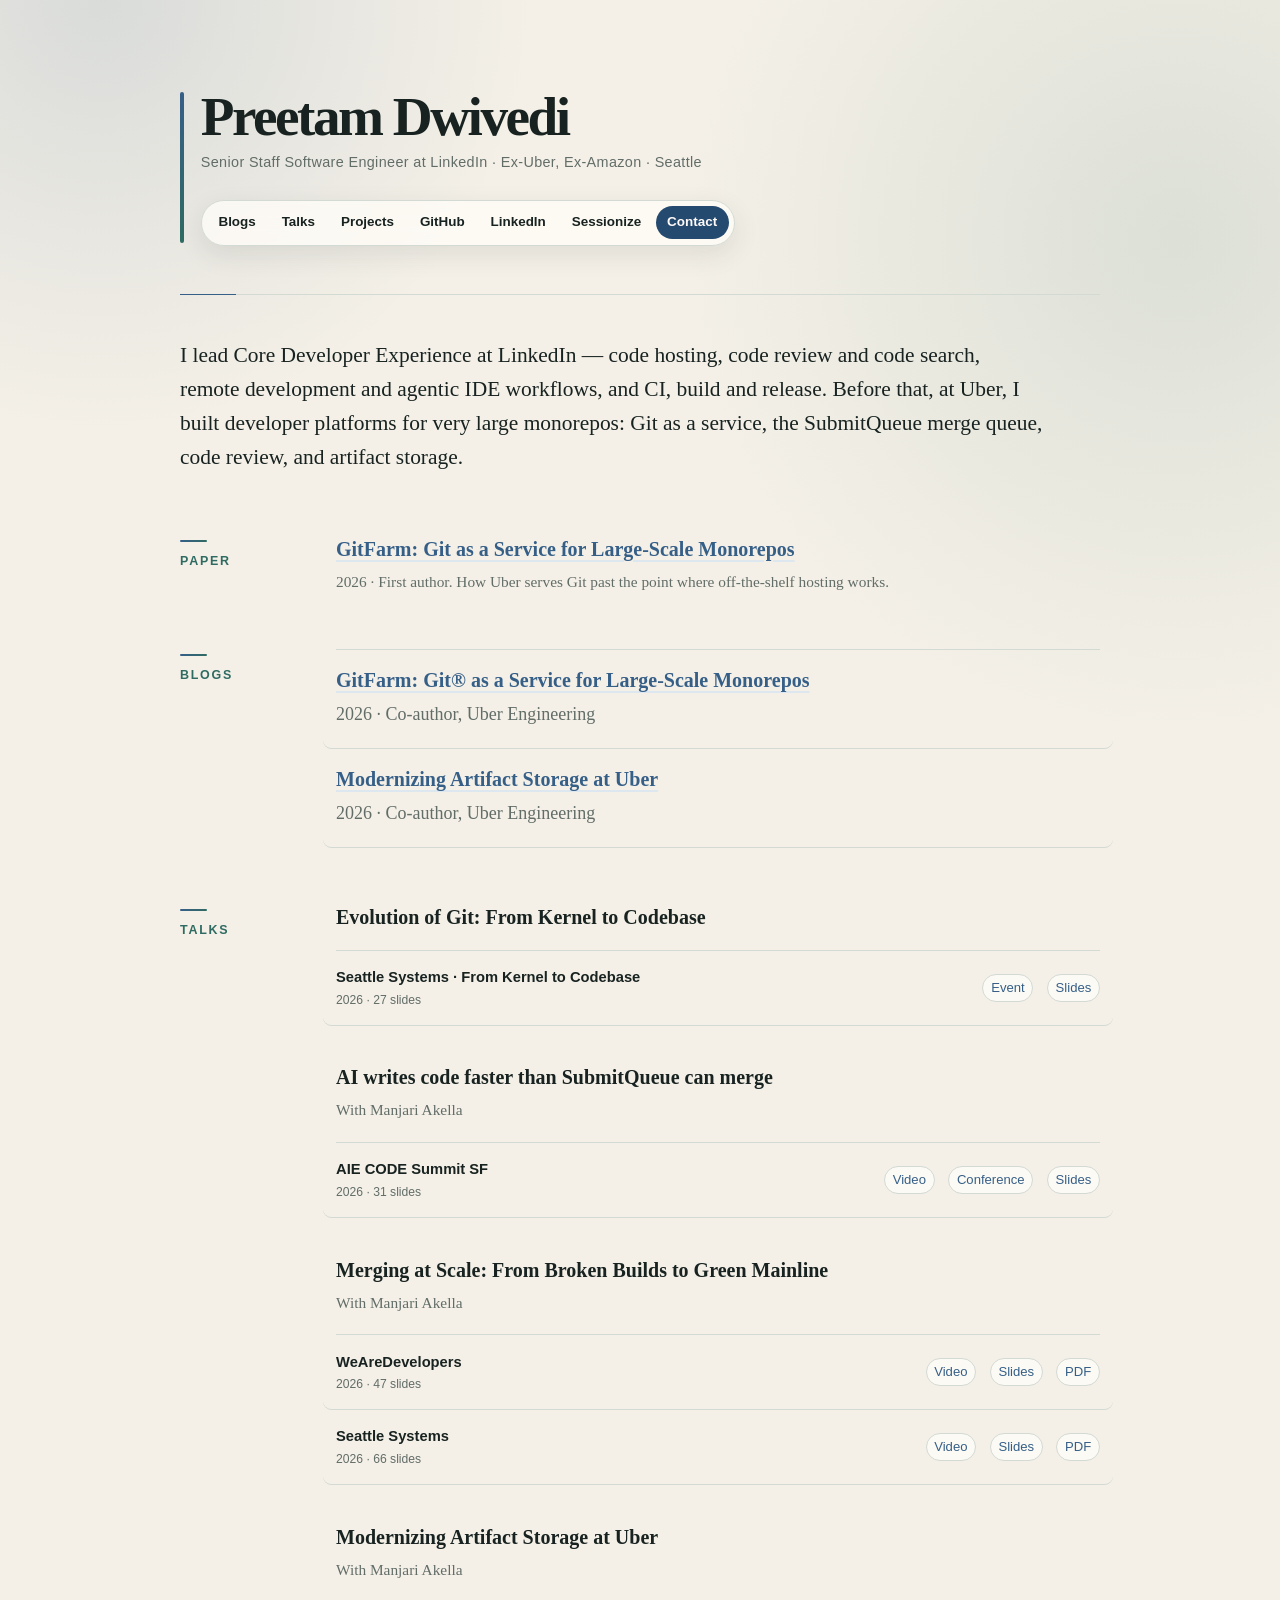
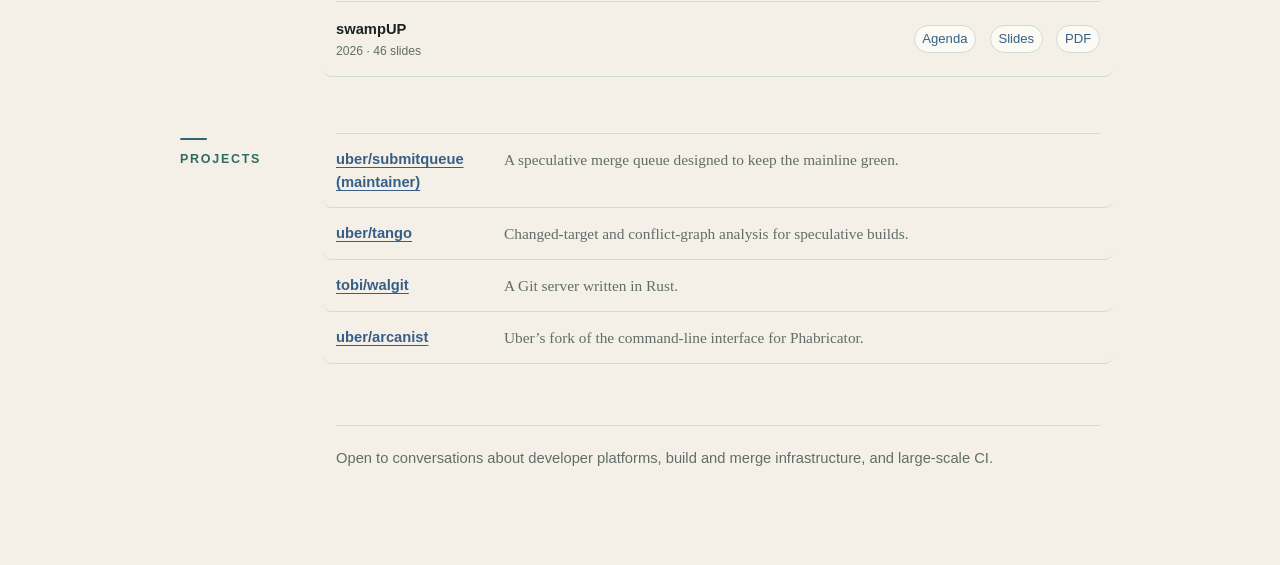
<file: index.html>
<!DOCTYPE html>
<html lang="en">
<head>
  <meta charset="utf-8">
  <meta name="viewport" content="width=device-width, initial-scale=1">
  <title>Preetam Dwivedi</title>
  <meta name="description" content="Senior Staff Software Engineer at LinkedIn, previously Uber and Amazon. Developer platforms for large monorepos — Git, merge queues, code review, and CI.">
  <link rel="canonical" href="https://behinddwalls.github.io/">
  <meta property="og:title" content="Preetam Dwivedi">
  <meta property="og:description" content="Senior Staff Software Engineer at LinkedIn. Developer platforms for large monorepos.">
  <meta property="og:url" content="https://behinddwalls.github.io/">
  <style>
    :root {
      --ink: #182321;
      --muted: #626d68;
      --rule: #d3d9d3;
      --bg: #f4f0e7;
      --paper: #fffdf8;
      --surface: rgb(255 253 248 / 78%);
      --accent: #365f88;
      --accent-strong: #244a70;
      --accent-soft: #dce7f0;
      --secondary: #2f6b62;
      --row-hover: rgb(47 107 98 / 6%);
      --shadow: rgb(35 50 45 / 10%);
      --glow-one: rgb(54 95 136 / 14%);
      --glow-two: rgb(47 107 98 / 12%);
      --on-accent: #fffaf8;
    }

    * { box-sizing: border-box; }

    html { color-scheme: light; }

    body {
      min-height: 100vh;
      margin: 0;
      background:
        radial-gradient(circle at 8% 0%, var(--glow-one), transparent 27rem),
        radial-gradient(circle at 92% 11%, var(--glow-two), transparent 31rem),
        var(--bg);
      color: var(--ink);
      font: 18px/1.55 "Iowan Old Style", "Palatino Linotype", Palatino, "Book Antiqua", Georgia, serif;
    }

    main {
      max-width: 62rem;
      margin: 0 auto;
      padding: 5.5rem 2.25rem 6rem;
    }

    header {
      position: relative;
      padding-left: 1.3rem;
    }

    header::before {
      position: absolute;
      top: 0.25rem;
      bottom: 0.15rem;
      left: 0;
      width: 0.24rem;
      border-radius: 999px;
      background: linear-gradient(var(--accent), var(--secondary));
      content: "";
    }

    header p {
      margin: 0.35rem 0 0;
      color: var(--muted);
      font-family: -apple-system, BlinkMacSystemFont, "Segoe UI", Helvetica, Arial, sans-serif;
      font-size: 0.9rem;
      letter-spacing: 0.025em;
    }

    h1 {
      margin: 0;
      font-size: clamp(2.45rem, 7vw, 3.45rem);
      font-weight: 600;
      letter-spacing: -0.045em;
      line-height: 1.04;
    }

    nav {
      display: inline-flex;
      flex-wrap: wrap;
      gap: 0.18rem;
      max-width: 100%;
      margin: 1.65rem 0 0;
      padding: 0.32rem;
      border: 1px solid var(--rule);
      border-radius: 999px;
      background: var(--surface);
      box-shadow: 0 0.55rem 1.6rem var(--shadow);
      font-family: -apple-system, BlinkMacSystemFont, "Segoe UI", Helvetica, Arial, sans-serif;
      font-size: 0.84rem;
      backdrop-filter: blur(12px);
    }

    a {
      color: var(--accent);
      text-underline-offset: 0.18em;
    }

    a:hover { color: var(--secondary); }

    nav a {
      padding: 0.4rem 0.72rem;
      border-radius: 999px;
      color: var(--ink);
      font-weight: 550;
      text-decoration: none;
      transition: color 150ms ease, background 150ms ease, transform 150ms ease;
    }

    nav a:hover {
      background: var(--accent-soft);
      color: var(--accent-strong);
      transform: translateY(-1px);
    }

    nav #contact-link {
      background: var(--accent-strong);
      color: var(--on-accent);
    }

    nav #contact-link:hover {
      background: var(--secondary);
      color: var(--on-accent);
    }

    a:focus-visible,
    button:focus-visible {
      outline: 2px solid var(--secondary);
      outline-offset: 3px;
    }

    hr {
      height: 1px;
      border: 0;
      margin: 3rem 0 2.8rem;
      background: linear-gradient(to right, var(--accent) 0 3.5rem, var(--rule) 3.5rem 100%);
    }

    p { margin: 0 0 1rem; }

    .lede {
      max-width: 54rem;
      margin-bottom: 3.8rem;
      font-size: clamp(1.16rem, 2.25vw, 1.34rem);
      line-height: 1.58;
    }

    h2 {
      margin: 0;
      padding-top: 0.28rem;
      font-size: 0.78rem;
      font-weight: 600;
      letter-spacing: 0.14em;
      text-transform: uppercase;
      color: var(--secondary);
      font-family: -apple-system, BlinkMacSystemFont, "Segoe UI", Helvetica, Arial, sans-serif;
    }

    h3 {
      margin: 0 0 0.5rem;
      font-size: 1.25rem;
      line-height: 1.3;
      font-weight: 600;
    }

    h3 a {
      text-decoration-color: var(--accent-soft);
      text-decoration-thickness: 0.12em;
      transition: color 150ms ease, text-decoration-color 150ms ease;
    }

    h3 a:hover { text-decoration-color: var(--secondary); }

    section {
      display: grid;
      grid-template-columns: 7.5rem minmax(0, 1fr);
      gap: 0 2.25rem;
      margin-bottom: 3.5rem;
    }

    section > h2 {
      grid-column: 1;
    }

    section > h2::before {
      display: block;
      width: 1.7rem;
      height: 2px;
      margin: 0 0 0.62rem;
      border-radius: 999px;
      background: linear-gradient(to right, var(--accent), var(--secondary));
      content: "";
    }

    .section-body {
      grid-column: 2;
      min-width: 0;
    }

    .section-body > :last-child { margin-bottom: 0; }

    .item-note {
      color: var(--muted);
      font-size: 0.96rem;
    }

    .talk-events {
      margin: 1.25rem 0 0;
      padding: 0;
      border-top: 1px solid var(--rule);
      list-style: none;
      font-family: -apple-system, BlinkMacSystemFont, "Segoe UI", Helvetica, Arial, sans-serif;
    }

    .talk + .talk { margin-top: 2.4rem; }

    .talk-event {
      display: grid;
      grid-template-columns: minmax(0, 1fr) auto;
      align-items: center;
      gap: 0.7rem 1rem;
      margin: 0 -0.8rem;
      padding: 0.95rem 0.8rem;
      border-bottom: 1px solid var(--rule);
      border-radius: 0.55rem;
      transition: background 150ms ease, box-shadow 150ms ease;
    }

    .talk-event:hover,
    .item:hover,
    .project-links li:hover {
      background: var(--row-hover);
      box-shadow: inset 3px 0 var(--accent);
    }

    .talk-event strong {
      display: block;
      font-size: 0.92rem;
      font-weight: 600;
    }

    .talk-event small {
      display: block;
      margin-top: 0.12rem;
      color: var(--muted);
      font-size: 0.76rem;
    }

    .talk-event-links {
      display: flex;
      flex-wrap: wrap;
      justify-content: flex-end;
      gap: 0.5rem 0.85rem;
      font-size: 0.82rem;
      white-space: nowrap;
    }

    .talk-event-links a {
      padding: 0.18rem 0.48rem;
      border: 1px solid var(--rule);
      border-radius: 999px;
      background: var(--surface);
      text-decoration: none;
      transition: border-color 150ms ease, color 150ms ease, background 150ms ease;
    }

    .talk-event-links a:hover {
      border-color: var(--secondary);
      background: var(--paper);
    }

    .item-list {
      border-top: 1px solid var(--rule);
    }

    .item {
      margin: 0 -0.8rem;
      padding: 1.05rem 0.8rem 0.2rem;
      border-bottom: 1px solid var(--rule);
      border-radius: 0.55rem;
      transition: background 150ms ease, box-shadow 150ms ease;
    }

    .item p { color: var(--muted); }

    .project-links {
      margin: 0;
      padding: 0;
      border-top: 1px solid var(--rule);
      list-style: none;
    }

    .project-links li {
      display: grid;
      grid-template-columns: 9.5rem minmax(0, 1fr);
      gap: 1rem;
      margin: 0 -0.8rem;
      padding: 0.85rem 0.8rem;
      border-bottom: 1px solid var(--rule);
      border-radius: 0.55rem;
      transition: background 150ms ease, box-shadow 150ms ease;
    }

    .project-links a {
      font-family: -apple-system, BlinkMacSystemFont, "Segoe UI", Helvetica, Arial, sans-serif;
      font-size: 0.92rem;
      font-weight: 600;
    }

    .project-links span {
      color: var(--muted);
      font-size: 0.96rem;
    }

    .contact-dialog {
      width: min(46rem, calc(100% - 2rem));
      height: min(50rem, calc(100vh - 2rem));
      height: min(50rem, calc(100dvh - 2rem));
      margin: auto;
      padding: 0;
      overflow: hidden;
      border: 1px solid var(--rule);
      border-radius: 1rem;
      background: var(--paper);
      color: var(--ink);
      box-shadow: 0 1.2rem 4rem rgb(0 0 0 / 25%);
    }

    .contact-dialog[open] {
      display: grid;
      grid-template-rows: auto minmax(0, 1fr);
    }

    .contact-dialog::backdrop {
      background: rgb(20 18 14 / 65%);
      backdrop-filter: blur(2px);
    }

    .contact-dialog-header {
      display: flex;
      align-items: center;
      gap: 1rem;
      padding: 0.8rem 1rem;
      border-bottom: 1px solid var(--rule);
      background: var(--surface);
      font-family: -apple-system, BlinkMacSystemFont, "Segoe UI", Helvetica, Arial, sans-serif;
      font-size: 0.86rem;
    }

    .contact-dialog-header strong { margin-right: auto; }

    .contact-dialog-close {
      padding: 0;
      border: 0;
      background: transparent;
      color: var(--accent);
      font: inherit;
      text-decoration: underline;
      text-underline-offset: 0.18em;
      cursor: pointer;
    }

    .contact-dialog-close:hover { color: var(--ink); }

    .contact-frame {
      width: 100%;
      height: 100%;
      border: 0;
      background: #fff;
    }

    @media (max-width: 44rem) {
      main { padding: 3.5rem 1.35rem 4rem; }

      header { padding-left: 1rem; }

      nav {
        justify-content: center;
        border-radius: 1rem;
      }

      .lede { margin-bottom: 2.6rem; }

      section {
        display: block;
        margin-bottom: 2.6rem;
      }

      section > h2 {
        display: flex;
        align-items: center;
        gap: 0.6rem;
        margin-bottom: 0.7rem;
        padding-top: 0;
      }

      section > h2::before { margin: 0; }
    }

    @media (max-width: 34rem) {
      .talk-event {
        grid-template-columns: 1fr;
        gap: 0.5rem;
      }

      .talk-event-links { justify-content: flex-start; }

      .project-links li {
        grid-template-columns: 1fr;
        gap: 0.25rem;
      }
    }

    footer {
      margin: 3.8rem 0 0 9.75rem;
      padding: 1.3rem 0 0;
      border-top: 1px solid var(--rule);
      color: var(--muted);
      font-family: -apple-system, BlinkMacSystemFont, "Segoe UI", Helvetica, Arial, sans-serif;
      font-size: 0.92rem;
    }

    @media (max-width: 44rem) {
      footer { margin-left: 0; }
    }

    @media (prefers-color-scheme: dark) {
      :root {
        --ink: #edf2ee;
        --muted: #a9b3ad;
        --rule: #37443f;
        --bg: #111815;
        --paper: #19221f;
        --surface: rgb(25 34 31 / 80%);
        --accent: #88b4dc;
        --accent-strong: #6f9fcb;
        --accent-soft: rgb(136 180 220 / 15%);
        --secondary: #7bb8ac;
        --row-hover: rgb(123 184 172 / 8%);
        --shadow: rgb(0 0 0 / 28%);
        --glow-one: rgb(136 180 220 / 11%);
        --glow-two: rgb(123 184 172 / 10%);
        --on-accent: #09151e;
      }

      html { color-scheme: dark; }
    }
  </style>
</head>
<body>
  <main>
    <header>
      <h1>Preetam Dwivedi</h1>
      <p>Senior Staff Software Engineer at LinkedIn · Ex-Uber, Ex-Amazon · Seattle</p>
      <nav>
        <a href="#blogs">Blogs</a>
        <a href="#talks">Talks</a>
        <a href="#projects">Projects</a>
        <a href="https://github.com/behinddwalls" target="_blank" rel="noopener">GitHub</a>
        <a href="https://www.linkedin.com/in/behinddwalls/" target="_blank" rel="noopener">LinkedIn</a>
        <a href="https://sessionize.com/behinddwalls/" target="_blank" rel="noopener">Sessionize</a>
        <a id="contact-link" href="https://docs.google.com/forms/d/e/1FAIpQLSdo54nPDOGMVUVlW6gkXtczBYxrKqrJkyEnIz-Y_3MU12BcZg/viewform" target="_blank" rel="noopener" aria-haspopup="dialog" aria-controls="contact-dialog">Contact</a>
      </nav>
    </header>

    <hr>

    <p class="lede">I lead Core Developer Experience at LinkedIn — code hosting, code review and code search, remote development and agentic IDE workflows, and CI, build and release. Before that, at Uber, I built developer platforms for very large monorepos: Git as a service, the SubmitQueue merge queue, code review, and artifact storage.</p>

    <section>
      <h2>Paper</h2>
      <div class="section-body">
        <h3><a href="https://arxiv.org/abs/2604.11977">GitFarm: Git as a Service for Large-Scale Monorepos</a></h3>
        <p class="item-note">2026 · First author. How Uber serves Git past the point where off-the-shelf hosting works.</p>
      </div>
    </section>

    <section id="blogs">
      <h2>Blogs</h2>
      <div class="section-body item-list">
        <article class="item">
          <h3><a href="https://www.uber.com/us/en/blog/gitfarm-as-a-service/">GitFarm: Git® as a Service for Large-Scale Monorepos</a></h3>
          <p>2026 · Co-author, Uber Engineering</p>
        </article>
        <article class="item">
          <h3><a href="https://www.uber.com/us/en/blog/modernizing-artifact-storage/">Modernizing Artifact Storage at Uber</a></h3>
          <p>2026 · Co-author, Uber Engineering</p>
        </article>
      </div>
    </section>

    <section id="talks">
      <h2>Talks</h2>
      <div class="section-body">
        <article class="talk">
          <h3>Evolution of Git: From Kernel to Codebase</h3>
          <ul class="talk-events">
            <li class="talk-event">
              <div>
                <strong>Seattle Systems · From Kernel to Codebase</strong>
                <small>2026 · 27 slides</small>
              </div>
              <div class="talk-event-links">
                <a href="https://luma.com/h2ronbs4" target="_blank" rel="noopener">Event</a>
                <a href="slides/evolution-of-git/index.html">Slides</a>
              </div>
            </li>
          </ul>
        </article>

        <article class="talk">
          <h3>AI writes code faster than SubmitQueue can merge</h3>
          <p class="item-note">With Manjari Akella</p>
          <ul class="talk-events">
            <li class="talk-event">
              <div>
                <strong>AIE CODE Summit SF</strong>
                <small>2026 · 31 slides</small>
              </div>
              <div class="talk-event-links">
                <a href="https://www.youtube.com/watch?v=hX140a5klW0" target="_blank" rel="noopener">Video</a>
                <a href="https://ai.engineer/code/2026" target="_blank" rel="noopener">Conference</a>
                <a href="slides/merging-at-ai-scale/index.html">Slides</a>
              </div>
            </li>
          </ul>
        </article>

        <article class="talk">
          <h3>Merging at Scale: From Broken Builds to Green Mainline</h3>
          <p class="item-note">With Manjari Akella</p>
          <ul class="talk-events">
            <li class="talk-event">
              <div>
                <strong>WeAreDevelopers</strong>
                <small>2026 · 47 slides</small>
              </div>
              <div class="talk-event-links">
                <a href="https://www.youtube.com/watch?v=mPssttsZknY&amp;t=144s" target="_blank" rel="noopener">Video</a>
                <a href="slides/merging-at-scale/index.html">Slides</a>
                <a href="slides/%28WAD%29%20Merging%20at%20Scale_%20From%20Broken%20Builds%20to%20Green%20Mainline.pdf">PDF</a>
              </div>
            </li>
            <li class="talk-event">
              <div>
                <strong>Seattle Systems</strong>
                <small>2026 · 66 slides</small>
              </div>
              <div class="talk-event-links">
                <a href="https://www.youtube.com/watch?v=O4sCvZAMC9w" target="_blank" rel="noopener">Video</a>
                <a href="slides/merging-at-scale/index.html?deck=extended">Slides</a>
                <a href="slides/%28v2%29%20Merging%20at%20Scale_%20From%20Broken%20Builds%20to%20Green%20Mainline.pdf">PDF</a>
              </div>
            </li>
          </ul>
        </article>

        <article class="talk">
          <h3>Modernizing Artifact Storage at Uber</h3>
          <p class="item-note">With Manjari Akella</p>
          <ul class="talk-events">
            <li class="talk-event">
              <div>
                <strong>swampUP</strong>
                <small>2026 · 46 slides</small>
              </div>
              <div class="talk-event-links">
                <a href="https://swampup.jfrog.com/agenda/" target="_blank" rel="noopener">Agenda</a>
                <a href="slides/modernizing-artifact-storage/index.html">Slides</a>
                <a href="slides/Modernizing%20Artifact%20Storage%20at%20Uber.pdf">PDF</a>
              </div>
            </li>
          </ul>
        </article>
      </div>
    </section>

    <section id="projects">
      <h2>Projects</h2>
      <ul class="section-body project-links">
        <li>
          <a href="https://github.com/uber/submitqueue">uber/submitqueue (maintainer)</a>
          <span>A speculative merge queue designed to keep the mainline green.</span>
        </li>
        <li>
          <a href="https://github.com/uber/tango">uber/tango</a>
          <span>Changed-target and conflict-graph analysis for speculative builds.</span>
        </li>
        <li>
          <a href="https://github.com/tobi/walgit">tobi/walgit</a>
          <span>A Git server written in Rust.</span>
        </li>
        <li>
          <a href="https://github.com/uber/arcanist">uber/arcanist</a>
          <span>Uber’s fork of the command-line interface for Phabricator.</span>
        </li>
      </ul>
    </section>

    <footer>
      Open to conversations about developer platforms, build and merge infrastructure, and large-scale CI.
    </footer>
  </main>

  <dialog class="contact-dialog" id="contact-dialog" aria-label="Contact Preetam Dwivedi">
    <div class="contact-dialog-header">
      <strong>Contact</strong>
      <a href="https://docs.google.com/forms/d/e/1FAIpQLSdo54nPDOGMVUVlW6gkXtczBYxrKqrJkyEnIz-Y_3MU12BcZg/viewform" target="_blank" rel="noopener">Open in new tab</a>
      <button class="contact-dialog-close" id="contact-close" type="button">Close</button>
    </div>
    <iframe
      class="contact-frame"
      title="Contact Preetam Dwivedi"
      data-src="https://docs.google.com/forms/d/e/1FAIpQLSdo54nPDOGMVUVlW6gkXtczBYxrKqrJkyEnIz-Y_3MU12BcZg/viewform?embedded=true"
      loading="lazy"
    ></iframe>
  </dialog>

  <script>
    const contactLink = document.querySelector("#contact-link");
    const contactDialog = document.querySelector("#contact-dialog");
    const contactClose = document.querySelector("#contact-close");
    const contactFrame = contactDialog.querySelector(".contact-frame");

    contactLink.addEventListener("click", (event) => {
      if (typeof contactDialog.showModal !== "function") return;

      event.preventDefault();
      if (!contactFrame.src) contactFrame.src = contactFrame.dataset.src;
      contactDialog.showModal();
    });

    contactClose.addEventListener("click", () => contactDialog.close());

    contactDialog.addEventListener("click", (event) => {
      if (event.target === contactDialog) contactDialog.close();
    });
  </script>
</body>
</html>
</file>
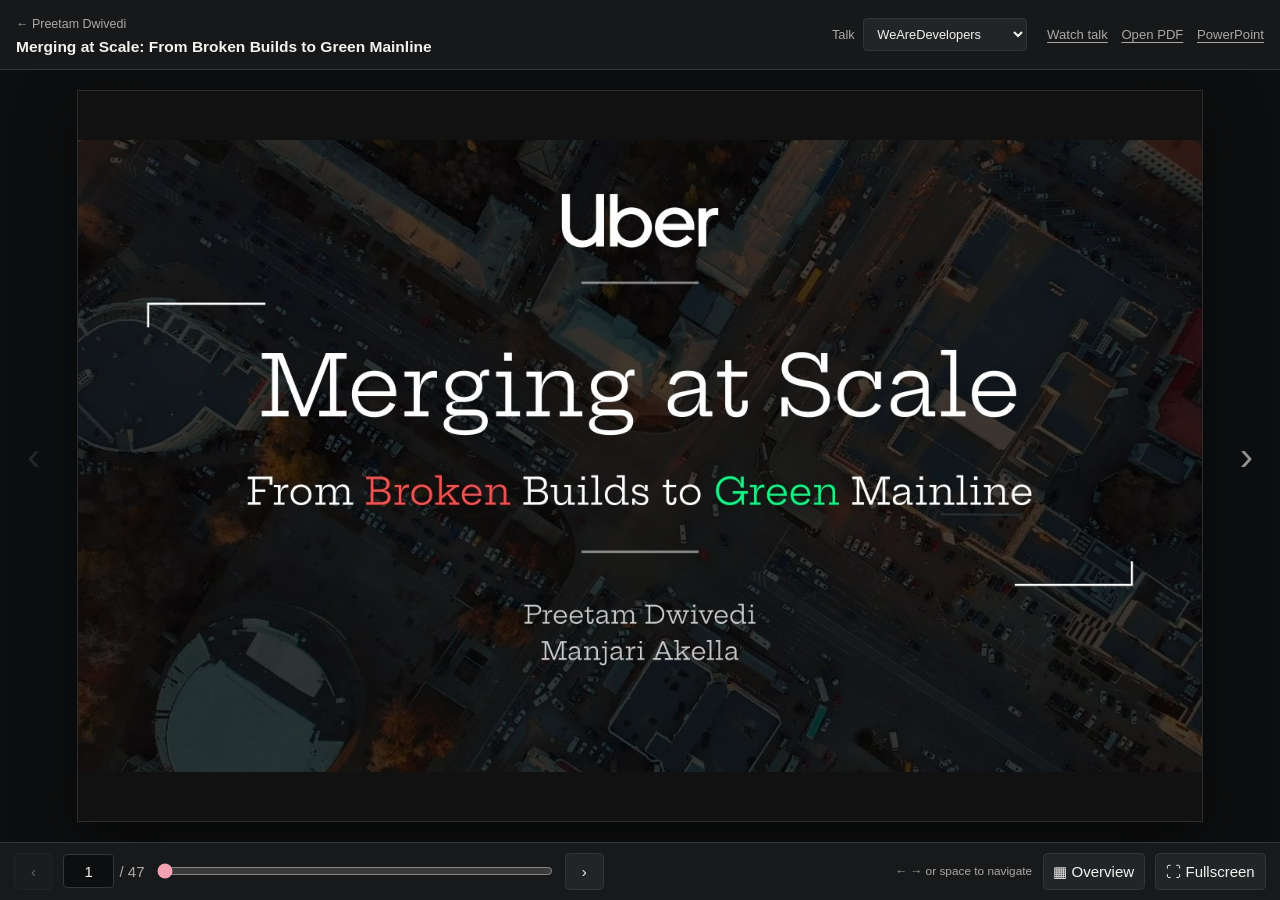
<file: slides/merging-at-scale/index.html>
<!DOCTYPE html>
<html lang="en">
<head>
  <meta charset="utf-8">
  <meta name="viewport" content="width=device-width, initial-scale=1">
  <title>Merging at Scale — Preetam Dwivedi</title>
  <meta name="description" content="Merging at Scale: From Broken Builds to Green Mainline, a presentation by Preetam Dwivedi and Manjari Akella.">
  <link rel="canonical" href="https://behinddwalls.github.io/slides/merging-at-scale/">
  <meta property="og:title" content="Merging at Scale: From Broken Builds to Green Mainline">
  <meta property="og:description" content="A presentation about merge queues, speculative execution, and keeping a large monorepo green.">
  <meta property="og:type" content="article">
  <meta property="og:url" content="https://behinddwalls.github.io/slides/merging-at-scale/">
  <meta property="og:image" content="https://behinddwalls.github.io/slides/merging-at-scale/images/conference/slide-01.jpg">
  <style>
    :root {
      color-scheme: dark;
      --bg: #0d0e0f;
      --panel: #17191b;
      --panel-raised: #222528;
      --ink: #f4f2ed;
      --muted: #aaa9a4;
      --rule: #333639;
      --accent: #f3a1b3;
      --focus: #7cb8ff;
    }

    * { box-sizing: border-box; }

    html,
    body {
      width: 100%;
      height: 100%;
    }

    body {
      display: grid;
      grid-template-rows: auto minmax(0, 1fr) auto;
      margin: 0;
      overflow: hidden;
      background: var(--bg);
      color: var(--ink);
      font: 15px/1.4 -apple-system, BlinkMacSystemFont, "Segoe UI", Helvetica, Arial, sans-serif;
    }

    button,
    select,
    input { font: inherit; }

    a { color: inherit; }

    a:focus-visible,
    button:focus-visible,
    select:focus-visible,
    input:focus-visible {
      outline: 2px solid var(--focus);
      outline-offset: 2px;
    }

    .topbar {
      position: relative;
      z-index: 5;
      display: grid;
      grid-template-columns: minmax(0, 1fr) auto auto;
      align-items: center;
      gap: 0.8rem 1.25rem;
      min-height: 4.4rem;
      padding: 0.65rem 1rem;
      border-bottom: 1px solid var(--rule);
      background: rgb(23 25 27 / 96%);
      backdrop-filter: blur(12px);
    }

    .identity { min-width: 0; }

    .back {
      display: inline-block;
      margin-bottom: 0.12rem;
      color: var(--muted);
      font-size: 0.78rem;
      text-decoration: none;
    }

    .back:hover { color: var(--ink); }

    h1 {
      margin: 0;
      overflow: hidden;
      font-size: 0.97rem;
      font-weight: 600;
      text-overflow: ellipsis;
      white-space: nowrap;
    }

    .edition {
      display: flex;
      align-items: center;
      gap: 0.5rem;
      color: var(--muted);
      font-size: 0.8rem;
    }

    select {
      min-width: 9.4rem;
      padding: 0.42rem 1.8rem 0.42rem 0.6rem;
      border: 1px solid var(--rule);
      border-radius: 0.28rem;
      background: var(--panel-raised);
      color: var(--ink);
    }

    .downloads {
      display: flex;
      gap: 0.85rem;
      font-size: 0.82rem;
    }

    .downloads a {
      color: var(--muted);
      text-underline-offset: 0.2em;
    }

    .downloads a:hover { color: var(--ink); }

    .viewer {
      position: relative;
      min-width: 0;
      min-height: 0;
      overflow: hidden;
    }

    .stage {
      position: absolute;
      inset: 0;
      display: grid;
      place-items: center;
      padding: 1.2rem 4.8rem;
      touch-action: pan-y;
      user-select: none;
    }

    .slide-image {
      display: block;
      max-width: 100%;
      max-height: 100%;
      border: 1px solid rgb(255 255 255 / 12%);
      background: #111;
      box-shadow: 0 1.2rem 3.6rem rgb(0 0 0 / 45%);
      object-fit: contain;
      opacity: 1;
      transition: opacity 120ms ease;
    }

    .slide-shell {
      display: flex;
      align-items: center;
      justify-content: center;
      width: 100%;
      height: 100%;
      min-width: 0;
      min-height: 0;
    }

    .slide-image.is-loading { opacity: 0.48; }

    .side-control {
      position: absolute;
      z-index: 2;
      top: 0;
      bottom: 0;
      width: 4.2rem;
      border: 0;
      background: transparent;
      color: rgb(255 255 255 / 55%);
      cursor: pointer;
      font-size: 2.5rem;
      transition: color 120ms ease, background 120ms ease;
    }

    .side-control:hover:not(:disabled) {
      background: rgb(255 255 255 / 4%);
      color: white;
    }

    .side-control:disabled {
      cursor: default;
      opacity: 0.18;
    }

    .side-control.prev { left: 0; }
    .side-control.next { right: 0; }

    .controls {
      position: relative;
      z-index: 5;
      display: flex;
      align-items: center;
      gap: 0.65rem;
      min-height: 3.65rem;
      padding: 0.55rem 0.9rem;
      border-top: 1px solid var(--rule);
      background: var(--panel);
    }

    .control-button {
      min-width: 2.4rem;
      min-height: 2.35rem;
      padding: 0.38rem 0.62rem;
      border: 1px solid var(--rule);
      border-radius: 0.28rem;
      background: var(--panel-raised);
      color: var(--ink);
      cursor: pointer;
    }

    .control-button:hover:not(:disabled) { border-color: #666a6e; }

    .control-button:disabled {
      cursor: default;
      opacity: 0.35;
    }

    .page-status {
      display: flex;
      align-items: baseline;
      gap: 0.32rem;
      flex: 0 0 auto;
      color: var(--muted);
      font-variant-numeric: tabular-nums;
    }

    .page-number {
      width: 3.2rem;
      padding: 0.35rem 0.25rem;
      border: 1px solid var(--rule);
      border-radius: 0.25rem;
      background: var(--bg);
      color: var(--ink);
      text-align: center;
      appearance: textfield;
    }

    .page-number::-webkit-inner-spin-button,
    .page-number::-webkit-outer-spin-button { appearance: none; }

    .scrubber {
      flex: 1 1 auto;
      min-width: 4rem;
      max-width: 34rem;
      accent-color: var(--accent);
      cursor: pointer;
    }

    .controls-spacer { flex: 1 1 auto; }

    .hint {
      color: var(--muted);
      font-size: 0.74rem;
      white-space: nowrap;
    }

    dialog {
      width: min(92vw, 76rem);
      height: min(88vh, 52rem);
      padding: 0;
      overflow: hidden;
      border: 1px solid #4b4e52;
      border-radius: 0.45rem;
      background: var(--panel);
      color: var(--ink);
      box-shadow: 0 2rem 6rem rgb(0 0 0 / 70%);
    }

    dialog::backdrop {
      background: rgb(0 0 0 / 72%);
      backdrop-filter: blur(4px);
    }

    .overview-header {
      display: flex;
      align-items: center;
      justify-content: space-between;
      gap: 1rem;
      min-height: 3.8rem;
      padding: 0.7rem 1rem;
      border-bottom: 1px solid var(--rule);
    }

    .overview-header h2 {
      margin: 0;
      font-size: 0.95rem;
    }

    .overview-grid {
      display: grid;
      grid-template-columns: repeat(auto-fill, minmax(12rem, 1fr));
      grid-auto-rows: max-content;
      align-content: start;
      gap: 1rem;
      height: calc(100% - 3.8rem);
      padding: 1rem;
      overflow: auto;
    }

    .thumbnail {
      align-self: start;
      padding: 0;
      overflow: hidden;
      border: 2px solid transparent;
      border-radius: 0.24rem;
      background: #0a0a0a;
      color: var(--muted);
      cursor: pointer;
      text-align: left;
    }

    .thumbnail:hover { border-color: #777b80; }
    .thumbnail.current { border-color: var(--accent); }

    .thumbnail img {
      display: block;
      width: 100%;
      aspect-ratio: 16 / 9;
      object-fit: cover;
    }

    .thumbnail span {
      display: block;
      padding: 0.38rem 0.45rem;
      font-size: 0.75rem;
      font-variant-numeric: tabular-nums;
    }

    @media (max-width: 760px) {
      .topbar {
        grid-template-columns: minmax(0, 1fr) auto;
        gap: 0.6rem;
        padding: 0.55rem 0.7rem;
      }

      .edition span { display: none; }

      select {
        min-width: 8.5rem;
        max-width: 42vw;
      }

      .downloads {
        grid-column: 1 / -1;
        padding-top: 0.45rem;
        border-top: 1px solid var(--rule);
      }

      .stage { padding: 0.65rem 2.6rem; }

      .side-control {
        width: 2.5rem;
        font-size: 2rem;
      }

      .controls { gap: 0.25rem; padding-inline: 0.35rem; }
      .hint { display: none; }
      .controls-spacer { display: none; }
      .control-button {
        min-width: 2.2rem;
        padding-inline: 0.42rem;
      }
      .control-button .wide-label { display: none; }
      .page-number { width: 2.4rem; }

      .overview-grid {
        grid-template-columns: repeat(auto-fill, minmax(8.5rem, 1fr));
        gap: 0.65rem;
        padding: 0.65rem;
      }
    }

    @media (prefers-reduced-motion: reduce) {
      .slide-image { transition: none; }
    }
  </style>
</head>
<body>
  <header class="topbar">
    <div class="identity">
      <a class="back" href="../../">← Preetam Dwivedi</a>
      <h1>Merging at Scale: From Broken Builds to Green Mainline</h1>
    </div>
    <label class="edition">
      <span>Talk</span>
      <select id="deckSelect" aria-label="Talk venue">
        <option value="conference">WeAreDevelopers</option>
        <option value="extended">Seattle Systems</option>
      </select>
    </label>
    <nav class="downloads" aria-label="Presentation downloads">
      <a id="videoLink" href="#" target="_blank" rel="noopener">Watch talk</a>
      <a id="pdfLink" href="#" target="_blank" rel="noopener">Open PDF</a>
      <a id="pptxLink" href="#">PowerPoint</a>
    </nav>
  </header>

  <main class="viewer" id="viewer">
    <div class="stage" id="stage">
      <div class="slide-shell">
        <img class="slide-image" id="slideImage" src="[data-uri]" width="1440" height="810" alt="Slide 1 of the Merging at Scale presentation">
      </div>
    </div>
    <button class="side-control prev" id="sidePrevious" type="button" aria-label="Previous slide">‹</button>
    <button class="side-control next" id="sideNext" type="button" aria-label="Next slide">›</button>
  </main>

  <footer class="controls">
    <button class="control-button" id="previous" type="button" aria-label="Previous slide">‹</button>
    <div class="page-status">
      <input class="page-number" id="pageNumber" type="number" min="1" value="1" aria-label="Current slide">
      <span>/ <span id="pageCount">47</span></span>
    </div>
    <input class="scrubber" id="scrubber" type="range" min="1" max="47" value="1" aria-label="Choose slide">
    <button class="control-button" id="next" type="button" aria-label="Next slide">›</button>
    <span class="controls-spacer" aria-hidden="true">&nbsp;</span>
    <span class="hint">← → or space to navigate</span>
    <button class="control-button" id="overviewButton" type="button" aria-label="Open slide overview">▦ <span class="wide-label">Overview</span></button>
    <button class="control-button" id="fullscreenButton" type="button" aria-label="Enter fullscreen">⛶ <span class="wide-label">Fullscreen</span></button>
  </footer>

  <dialog id="overviewDialog" aria-labelledby="overviewTitle">
    <div class="overview-header">
      <h2 id="overviewTitle">Slide overview</h2>
      <button class="control-button" id="closeOverview" type="button" aria-label="Close slide overview">Close</button>
    </div>
    <div class="overview-grid" id="overviewGrid"></div>
  </dialog>

  <script>
    const decks = {
      conference: {
        label: "WeAreDevelopers",
        count: 47,
        imageDirectory: "images/conference",
        video: "https://www.youtube.com/watch?v=mPssttsZknY&t=144s",
        pdf: "../%28WAD%29%20Merging%20at%20Scale_%20From%20Broken%20Builds%20to%20Green%20Mainline.pdf",
        pptx: "../%28WAD%29%20Merging%20at%20Scale_%20From%20Broken%20Builds%20to%20Green%20Mainline.pptx"
      },
      extended: {
        label: "Seattle Systems",
        count: 66,
        imageDirectory: "images/extended",
        video: "https://www.youtube.com/watch?v=O4sCvZAMC9w",
        pdf: "../%28v2%29%20Merging%20at%20Scale_%20From%20Broken%20Builds%20to%20Green%20Mainline.pdf",
        pptx: "../Merging%20at%20Scale_%20From%20Broken%20Builds%20to%20Green%20Mainline.pptx"
      }
    };

    const elements = {
      deckSelect: document.querySelector("#deckSelect"),
      videoLink: document.querySelector("#videoLink"),
      pdfLink: document.querySelector("#pdfLink"),
      pptxLink: document.querySelector("#pptxLink"),
      slideImage: document.querySelector("#slideImage"),
      stage: document.querySelector("#stage"),
      previous: document.querySelector("#previous"),
      next: document.querySelector("#next"),
      sidePrevious: document.querySelector("#sidePrevious"),
      sideNext: document.querySelector("#sideNext"),
      pageNumber: document.querySelector("#pageNumber"),
      pageCount: document.querySelector("#pageCount"),
      scrubber: document.querySelector("#scrubber"),
      overviewButton: document.querySelector("#overviewButton"),
      fullscreenButton: document.querySelector("#fullscreenButton"),
      overviewDialog: document.querySelector("#overviewDialog"),
      closeOverview: document.querySelector("#closeOverview"),
      overviewGrid: document.querySelector("#overviewGrid")
    };

    const requestedDeck = new URLSearchParams(window.location.search).get("deck");
    const deckKey = Object.hasOwn(decks, requestedDeck) ? requestedDeck : "conference";
    const deck = decks[deckKey];
    let currentPage = parsePage(window.location.hash.slice(1));
    let overviewBuilt = false;
    let pointerStart = null;

    function parsePage(value) {
      const page = Number.parseInt(value, 10);
      if (!Number.isFinite(page)) return 1;
      return Math.min(Math.max(page, 1), deck.count);
    }

    function imagePath(page) {
      return `${deck.imageDirectory}/slide-${String(page).padStart(2, "0")}.jpg`;
    }

    function updateUrl() {
      window.history.replaceState(null, "", `${window.location.pathname}${window.location.search}#${currentPage}`);
    }

    function updateOverviewSelection() {
      const previousCurrent = elements.overviewGrid.querySelector(".thumbnail.current");
      previousCurrent?.classList.remove("current");
      const current = elements.overviewGrid.querySelector(`[data-page="${currentPage}"]`);
      current?.classList.add("current");
    }

    function preloadNearbySlides() {
      [currentPage - 1, currentPage + 1, currentPage + 2]
        .filter((page) => page >= 1 && page <= deck.count)
        .forEach((page) => {
          const image = new Image();
          image.src = imagePath(page);
        });
    }

    function showPage(page, updateHistory = true) {
      const nextPage = Math.min(Math.max(page, 1), deck.count);
      currentPage = nextPage;
      elements.slideImage.classList.add("is-loading");
      elements.slideImage.src = imagePath(currentPage);
      elements.slideImage.alt = `Slide ${currentPage} of ${deck.count} from Merging at Scale`;
      elements.pageNumber.value = String(currentPage);
      elements.scrubber.value = String(currentPage);
      elements.previous.disabled = currentPage === 1;
      elements.sidePrevious.disabled = currentPage === 1;
      elements.next.disabled = currentPage === deck.count;
      elements.sideNext.disabled = currentPage === deck.count;
      updateOverviewSelection();
      if (updateHistory) updateUrl();
      preloadNearbySlides();
    }

    function buildOverview() {
      const fragment = document.createDocumentFragment();
      for (let page = 1; page <= deck.count; page += 1) {
        const button = document.createElement("button");
        button.className = "thumbnail";
        button.type = "button";
        button.dataset.page = String(page);
        button.setAttribute("aria-label", `Go to slide ${page}`);

        const image = document.createElement("img");
        image.src = imagePath(page);
        image.alt = "";
        image.loading = "lazy";
        image.width = 320;
        image.height = 180;

        const label = document.createElement("span");
        label.textContent = `Slide ${page}`;
        button.append(image, label);
        fragment.append(button);
      }
      elements.overviewGrid.replaceChildren(fragment);
      updateOverviewSelection();
    }

    function openOverview() {
      if (!overviewBuilt) {
        buildOverview();
        overviewBuilt = true;
      }
      elements.overviewDialog.showModal();
      window.requestAnimationFrame(() => {
        elements.overviewGrid.querySelector(".thumbnail.current")?.scrollIntoView({ block: "center" });
      });
    }

    function changeDeck(nextDeckKey) {
      const url = new URL(window.location.href);
      if (nextDeckKey === "conference") {
        url.searchParams.delete("deck");
      } else {
        url.searchParams.set("deck", nextDeckKey);
      }
      url.hash = "1";
      window.location.assign(url);
    }

    elements.deckSelect.value = deckKey;
    elements.pageCount.textContent = String(deck.count);
    elements.pageNumber.max = String(deck.count);
    elements.scrubber.max = String(deck.count);
    elements.videoLink.href = deck.video;
    elements.pdfLink.href = deck.pdf;
    elements.pptxLink.href = deck.pptx;
    elements.slideImage.addEventListener("load", () => elements.slideImage.classList.remove("is-loading"));
    elements.slideImage.addEventListener("error", () => elements.slideImage.classList.remove("is-loading"));

    elements.previous.addEventListener("click", () => showPage(currentPage - 1));
    elements.sidePrevious.addEventListener("click", () => showPage(currentPage - 1));
    elements.next.addEventListener("click", () => showPage(currentPage + 1));
    elements.sideNext.addEventListener("click", () => showPage(currentPage + 1));
    elements.scrubber.addEventListener("input", (event) => showPage(Number(event.target.value)));
    elements.pageNumber.addEventListener("change", (event) => showPage(Number(event.target.value)));
    elements.pageNumber.addEventListener("keydown", (event) => {
      if (event.key === "Enter") {
        showPage(Number(event.currentTarget.value));
        event.currentTarget.blur();
      }
    });
    elements.deckSelect.addEventListener("change", (event) => changeDeck(event.target.value));
    elements.overviewButton.addEventListener("click", openOverview);
    elements.closeOverview.addEventListener("click", () => elements.overviewDialog.close());
    elements.overviewGrid.addEventListener("click", (event) => {
      const thumbnail = event.target.closest(".thumbnail");
      if (!thumbnail) return;
      showPage(Number(thumbnail.dataset.page));
      elements.overviewDialog.close();
    });

    elements.fullscreenButton.addEventListener("click", async () => {
      if (document.fullscreenElement) {
        await document.exitFullscreen();
      } else {
        await document.documentElement.requestFullscreen();
      }
    });

    document.addEventListener("fullscreenchange", () => {
      const active = Boolean(document.fullscreenElement);
      elements.fullscreenButton.setAttribute("aria-label", active ? "Exit fullscreen" : "Enter fullscreen");
      elements.fullscreenButton.querySelector(".wide-label").textContent = active ? "Exit fullscreen" : "Fullscreen";
    });

    window.addEventListener("hashchange", () => showPage(parsePage(window.location.hash.slice(1)), false));
    window.addEventListener("keydown", (event) => {
      if (elements.overviewDialog.open) return;
      if (["INPUT", "SELECT"].includes(document.activeElement?.tagName)) return;

      if (["ArrowRight", "PageDown", " "].includes(event.key)) {
        event.preventDefault();
        showPage(currentPage + 1);
      } else if (["ArrowLeft", "PageUp"].includes(event.key)) {
        event.preventDefault();
        showPage(currentPage - 1);
      } else if (event.key === "Home") {
        event.preventDefault();
        showPage(1);
      } else if (event.key === "End") {
        event.preventDefault();
        showPage(deck.count);
      } else if (event.key.toLowerCase() === "o") {
        event.preventDefault();
        openOverview();
      } else if (event.key.toLowerCase() === "f") {
        event.preventDefault();
        elements.fullscreenButton.click();
      }
    });

    elements.stage.addEventListener("pointerdown", (event) => {
      pointerStart = { x: event.clientX, y: event.clientY, time: Date.now() };
    });

    elements.stage.addEventListener("pointerup", (event) => {
      if (!pointerStart) return;
      const deltaX = event.clientX - pointerStart.x;
      const deltaY = event.clientY - pointerStart.y;
      const elapsed = Date.now() - pointerStart.time;
      pointerStart = null;
      if (elapsed > 700 || Math.abs(deltaX) < 45 || Math.abs(deltaX) < Math.abs(deltaY)) return;
      showPage(currentPage + (deltaX < 0 ? 1 : -1));
    });

    showPage(currentPage);
  </script>
</body>
</html>
</file>
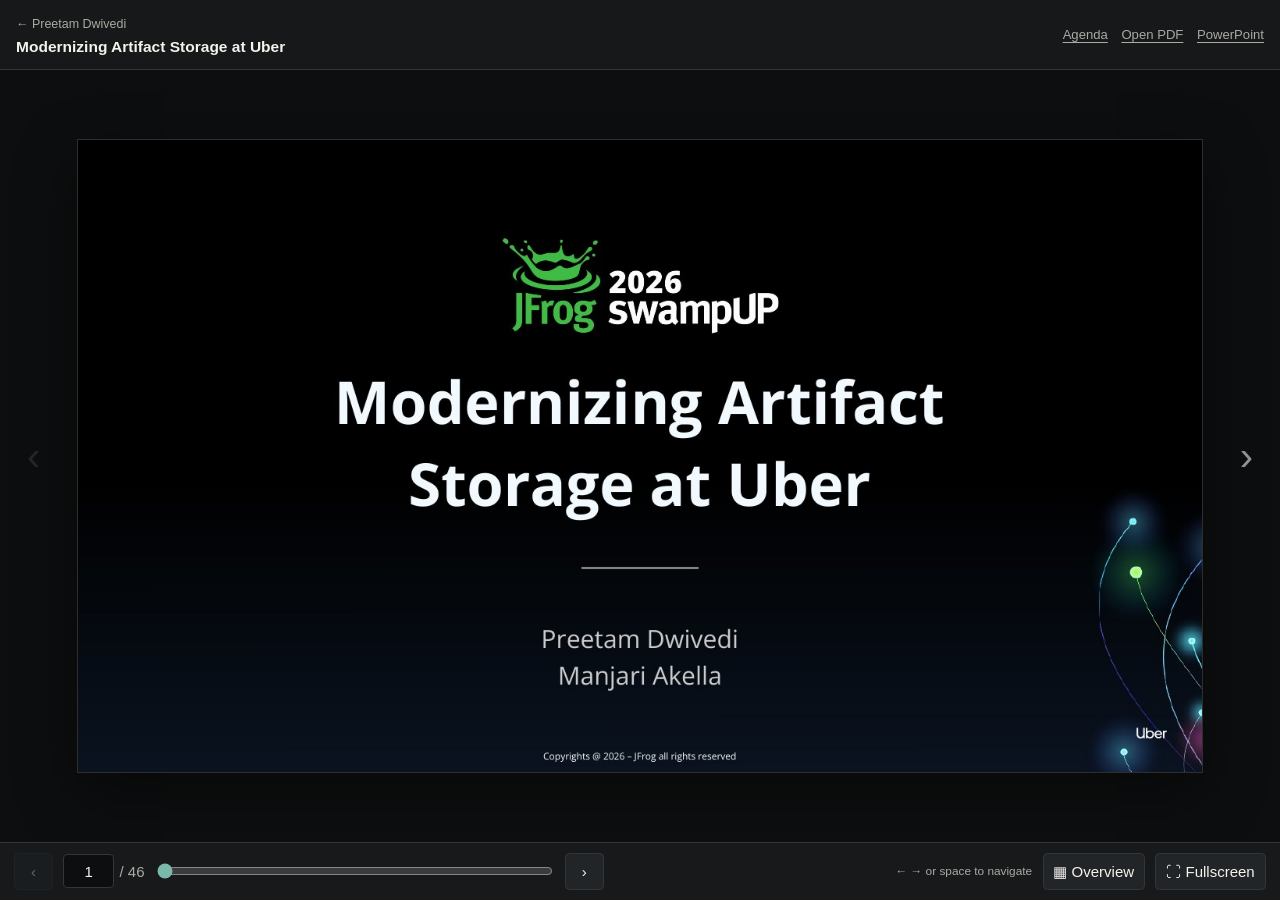
<file: slides/modernizing-artifact-storage/index.html>
<!DOCTYPE html>
<html lang="en">
<head>
  <meta charset="utf-8">
  <meta name="viewport" content="width=device-width, initial-scale=1">
  <title>Modernizing Artifact Storage at Uber — Preetam Dwivedi</title>
  <meta name="description" content="Modernizing Artifact Storage at Uber, a presentation by Preetam Dwivedi and Manjari Akella.">
  <link rel="canonical" href="https://behinddwalls.github.io/slides/modernizing-artifact-storage/">
  <meta property="og:title" content="Modernizing Artifact Storage at Uber">
  <meta property="og:description" content="A presentation about modernizing artifact storage infrastructure at Uber.">
  <meta property="og:type" content="article">
  <meta property="og:url" content="https://behinddwalls.github.io/slides/modernizing-artifact-storage/">
  <meta property="og:image" content="https://behinddwalls.github.io/slides/modernizing-artifact-storage/images/slide-01.jpg">
  <style>
    :root {
      color-scheme: dark;
      --bg: #0d0e0f;
      --panel: #17191b;
      --panel-raised: #222528;
      --ink: #f4f2ed;
      --muted: #aaa9a4;
      --rule: #333639;
      --accent: #7bb8ac;
      --focus: #7cb8ff;
    }

    * { box-sizing: border-box; }

    html,
    body {
      width: 100%;
      height: 100%;
    }

    body {
      display: grid;
      grid-template-rows: auto minmax(0, 1fr) auto;
      margin: 0;
      overflow: hidden;
      background: var(--bg);
      color: var(--ink);
      font: 15px/1.4 -apple-system, BlinkMacSystemFont, "Segoe UI", Helvetica, Arial, sans-serif;
    }

    button,
    input { font: inherit; }

    a { color: inherit; }

    a:focus-visible,
    button:focus-visible,
    input:focus-visible {
      outline: 2px solid var(--focus);
      outline-offset: 2px;
    }

    .topbar {
      position: relative;
      z-index: 5;
      display: grid;
      grid-template-columns: minmax(0, 1fr) auto;
      align-items: center;
      gap: 0.8rem 1.25rem;
      min-height: 4.4rem;
      padding: 0.65rem 1rem;
      border-bottom: 1px solid var(--rule);
      background: rgb(23 25 27 / 96%);
      backdrop-filter: blur(12px);
    }

    .identity { min-width: 0; }

    .back {
      display: inline-block;
      margin-bottom: 0.12rem;
      color: var(--muted);
      font-size: 0.78rem;
      text-decoration: none;
    }

    .back:hover { color: var(--ink); }

    h1 {
      margin: 0;
      overflow: hidden;
      font-size: 0.97rem;
      font-weight: 600;
      text-overflow: ellipsis;
      white-space: nowrap;
    }

    .downloads {
      display: flex;
      gap: 0.85rem;
      font-size: 0.82rem;
    }

    .downloads a {
      color: var(--muted);
      text-underline-offset: 0.2em;
    }

    .downloads a:hover { color: var(--ink); }

    .viewer {
      position: relative;
      min-width: 0;
      min-height: 0;
      overflow: hidden;
    }

    .stage {
      position: absolute;
      inset: 0;
      display: grid;
      place-items: center;
      padding: 1.2rem 4.8rem;
      touch-action: pan-y;
      user-select: none;
    }

    .slide-image {
      display: block;
      width: auto;
      height: auto;
      max-width: 100%;
      max-height: 100%;
      border: 1px solid rgb(255 255 255 / 12%);
      background: #111;
      box-shadow: 0 1.2rem 3.6rem rgb(0 0 0 / 45%);
      object-fit: contain;
      opacity: 1;
      transition: opacity 120ms ease;
    }

    .slide-shell {
      display: flex;
      align-items: center;
      justify-content: center;
      width: 100%;
      height: 100%;
      min-width: 0;
      min-height: 0;
    }

    .slide-image.is-loading { opacity: 0.48; }

    .side-control {
      position: absolute;
      z-index: 2;
      top: 0;
      bottom: 0;
      width: 4.2rem;
      border: 0;
      background: transparent;
      color: rgb(255 255 255 / 55%);
      cursor: pointer;
      font-size: 2.5rem;
      transition: color 120ms ease, background 120ms ease;
    }

    .side-control:hover:not(:disabled) {
      background: rgb(255 255 255 / 4%);
      color: white;
    }

    .side-control:disabled {
      cursor: default;
      opacity: 0.18;
    }

    .side-control.prev { left: 0; }
    .side-control.next { right: 0; }

    .controls {
      position: relative;
      z-index: 5;
      display: flex;
      align-items: center;
      gap: 0.65rem;
      min-height: 3.65rem;
      padding: 0.55rem 0.9rem;
      border-top: 1px solid var(--rule);
      background: var(--panel);
    }

    .control-button {
      min-width: 2.4rem;
      min-height: 2.35rem;
      padding: 0.38rem 0.62rem;
      border: 1px solid var(--rule);
      border-radius: 0.28rem;
      background: var(--panel-raised);
      color: var(--ink);
      cursor: pointer;
    }

    .control-button:hover:not(:disabled) { border-color: #666a6e; }

    .control-button:disabled {
      cursor: default;
      opacity: 0.35;
    }

    .page-status {
      display: flex;
      align-items: baseline;
      gap: 0.32rem;
      flex: 0 0 auto;
      color: var(--muted);
      font-variant-numeric: tabular-nums;
    }

    .page-number {
      width: 3.2rem;
      padding: 0.35rem 0.25rem;
      border: 1px solid var(--rule);
      border-radius: 0.25rem;
      background: var(--bg);
      color: var(--ink);
      text-align: center;
      appearance: textfield;
    }

    .page-number::-webkit-inner-spin-button,
    .page-number::-webkit-outer-spin-button { appearance: none; }

    .scrubber {
      flex: 1 1 auto;
      min-width: 4rem;
      max-width: 34rem;
      accent-color: var(--accent);
      cursor: pointer;
    }

    .controls-spacer { flex: 1 1 auto; }

    .hint {
      color: var(--muted);
      font-size: 0.74rem;
      white-space: nowrap;
    }

    dialog {
      width: min(92vw, 76rem);
      height: min(88vh, 52rem);
      padding: 0;
      overflow: hidden;
      border: 1px solid #4b4e52;
      border-radius: 0.45rem;
      background: var(--panel);
      color: var(--ink);
      box-shadow: 0 2rem 6rem rgb(0 0 0 / 70%);
    }

    dialog::backdrop {
      background: rgb(0 0 0 / 72%);
      backdrop-filter: blur(4px);
    }

    .overview-header {
      display: flex;
      align-items: center;
      justify-content: space-between;
      gap: 1rem;
      min-height: 3.8rem;
      padding: 0.7rem 1rem;
      border-bottom: 1px solid var(--rule);
    }

    .overview-header h2 {
      margin: 0;
      font-size: 0.95rem;
    }

    .overview-grid {
      display: grid;
      grid-template-columns: repeat(auto-fill, minmax(12rem, 1fr));
      grid-auto-rows: max-content;
      align-content: start;
      gap: 1rem;
      height: calc(100% - 3.8rem);
      padding: 1rem;
      overflow: auto;
    }

    .thumbnail {
      align-self: start;
      padding: 0;
      overflow: hidden;
      border: 2px solid transparent;
      border-radius: 0.24rem;
      background: #0a0a0a;
      color: var(--muted);
      cursor: pointer;
      text-align: left;
    }

    .thumbnail:hover { border-color: #777b80; }
    .thumbnail.current { border-color: var(--accent); }

    .thumbnail img {
      display: block;
      width: 100%;
      aspect-ratio: 16 / 9;
      object-fit: cover;
    }

    .thumbnail span {
      display: block;
      padding: 0.38rem 0.45rem;
      font-size: 0.75rem;
      font-variant-numeric: tabular-nums;
    }

    @media (max-width: 760px) {
      .topbar {
        grid-template-columns: minmax(0, 1fr) auto;
        gap: 0.6rem;
        padding: 0.55rem 0.7rem;
      }

      .downloads {
        grid-column: 1 / -1;
        padding-top: 0.45rem;
        border-top: 1px solid var(--rule);
      }

      .stage { padding: 0.65rem 2.6rem; }

      .side-control {
        width: 2.5rem;
        font-size: 2rem;
      }

      .controls { gap: 0.25rem; padding-inline: 0.35rem; }
      .hint { display: none; }
      .controls-spacer { display: none; }
      .control-button {
        min-width: 2.2rem;
        padding-inline: 0.42rem;
      }
      .control-button .wide-label { display: none; }
      .page-number { width: 2.4rem; }

      .overview-grid {
        grid-template-columns: repeat(auto-fill, minmax(8.5rem, 1fr));
        gap: 0.65rem;
        padding: 0.65rem;
      }
    }

    @media (prefers-reduced-motion: reduce) {
      .slide-image { transition: none; }
    }
  </style>
</head>
<body>
  <header class="topbar">
    <div class="identity">
      <a class="back" href="../../">← Preetam Dwivedi</a>
      <h1>Modernizing Artifact Storage at Uber</h1>
    </div>
    <nav class="downloads" aria-label="Presentation downloads">
      <a href="https://swampup.jfrog.com/agenda/" target="_blank" rel="noopener">Agenda</a>
      <a href="../Modernizing%20Artifact%20Storage%20at%20Uber.pdf" target="_blank" rel="noopener">Open PDF</a>
      <a href="../Modernizing%20Artifact%20Storage%20at%20Uber.pptx">PowerPoint</a>
    </nav>
  </header>

  <main class="viewer" id="viewer">
    <div class="stage" id="stage">
      <div class="slide-shell">
        <img class="slide-image" id="slideImage" src="[data-uri]" width="1440" height="810" alt="Slide 1 of the Modernizing Artifact Storage at Uber presentation">
      </div>
    </div>
    <button class="side-control prev" id="sidePrevious" type="button" aria-label="Previous slide">‹</button>
    <button class="side-control next" id="sideNext" type="button" aria-label="Next slide">›</button>
  </main>

  <footer class="controls">
    <button class="control-button" id="previous" type="button" aria-label="Previous slide">‹</button>
    <div class="page-status">
      <input class="page-number" id="pageNumber" type="number" min="1" value="1" aria-label="Current slide">
      <span>/ <span id="pageCount">46</span></span>
    </div>
    <input class="scrubber" id="scrubber" type="range" min="1" max="46" value="1" aria-label="Choose slide">
    <button class="control-button" id="next" type="button" aria-label="Next slide">›</button>
    <span class="controls-spacer" aria-hidden="true">&nbsp;</span>
    <span class="hint">← → or space to navigate</span>
    <button class="control-button" id="overviewButton" type="button" aria-label="Open slide overview">▦ <span class="wide-label">Overview</span></button>
    <button class="control-button" id="fullscreenButton" type="button" aria-label="Enter fullscreen">⛶ <span class="wide-label">Fullscreen</span></button>
  </footer>

  <dialog id="overviewDialog" aria-labelledby="overviewTitle">
    <div class="overview-header">
      <h2 id="overviewTitle">Slide overview</h2>
      <button class="control-button" id="closeOverview" type="button" aria-label="Close slide overview">Close</button>
    </div>
    <div class="overview-grid" id="overviewGrid"></div>
  </dialog>

  <script>
    const deck = {
      count: 46,
      imageDirectory: "images"
    };

    const elements = {
      slideImage: document.querySelector("#slideImage"),
      stage: document.querySelector("#stage"),
      previous: document.querySelector("#previous"),
      next: document.querySelector("#next"),
      sidePrevious: document.querySelector("#sidePrevious"),
      sideNext: document.querySelector("#sideNext"),
      pageNumber: document.querySelector("#pageNumber"),
      pageCount: document.querySelector("#pageCount"),
      scrubber: document.querySelector("#scrubber"),
      overviewButton: document.querySelector("#overviewButton"),
      fullscreenButton: document.querySelector("#fullscreenButton"),
      overviewDialog: document.querySelector("#overviewDialog"),
      closeOverview: document.querySelector("#closeOverview"),
      overviewGrid: document.querySelector("#overviewGrid")
    };

    let currentPage = parsePage(window.location.hash.slice(1));
    let overviewBuilt = false;
    let pointerStart = null;

    function parsePage(value) {
      const page = Number.parseInt(value, 10);
      if (!Number.isFinite(page)) return 1;
      return Math.min(Math.max(page, 1), deck.count);
    }

    function imagePath(page) {
      return `${deck.imageDirectory}/slide-${String(page).padStart(2, "0")}.jpg`;
    }

    function updateUrl() {
      window.history.replaceState(null, "", `${window.location.pathname}${window.location.search}#${currentPage}`);
    }

    function updateOverviewSelection() {
      const previousCurrent = elements.overviewGrid.querySelector(".thumbnail.current");
      previousCurrent?.classList.remove("current");
      const current = elements.overviewGrid.querySelector(`[data-page="${currentPage}"]`);
      current?.classList.add("current");
    }

    function preloadNearbySlides() {
      [currentPage - 1, currentPage + 1, currentPage + 2]
        .filter((page) => page >= 1 && page <= deck.count)
        .forEach((page) => {
          const image = new Image();
          image.src = imagePath(page);
        });
    }

    function showPage(page, updateHistory = true) {
      const nextPage = Math.min(Math.max(page, 1), deck.count);
      currentPage = nextPage;
      elements.slideImage.classList.add("is-loading");
      elements.slideImage.src = imagePath(currentPage);
      elements.slideImage.alt = `Slide ${currentPage} of ${deck.count} from Modernizing Artifact Storage at Uber`;
      elements.pageNumber.value = String(currentPage);
      elements.scrubber.value = String(currentPage);
      elements.previous.disabled = currentPage === 1;
      elements.sidePrevious.disabled = currentPage === 1;
      elements.next.disabled = currentPage === deck.count;
      elements.sideNext.disabled = currentPage === deck.count;
      updateOverviewSelection();
      if (updateHistory) updateUrl();
      preloadNearbySlides();
    }

    function buildOverview() {
      const fragment = document.createDocumentFragment();
      for (let page = 1; page <= deck.count; page += 1) {
        const button = document.createElement("button");
        button.className = "thumbnail";
        button.type = "button";
        button.dataset.page = String(page);
        button.setAttribute("aria-label", `Go to slide ${page}`);

        const image = document.createElement("img");
        image.src = imagePath(page);
        image.alt = "";
        image.loading = "lazy";
        image.width = 320;
        image.height = 180;

        const label = document.createElement("span");
        label.textContent = `Slide ${page}`;
        button.append(image, label);
        fragment.append(button);
      }
      elements.overviewGrid.replaceChildren(fragment);
      updateOverviewSelection();
    }

    function openOverview() {
      if (!overviewBuilt) {
        buildOverview();
        overviewBuilt = true;
      }
      elements.overviewDialog.showModal();
      window.requestAnimationFrame(() => {
        elements.overviewGrid.querySelector(".thumbnail.current")?.scrollIntoView({ block: "center" });
      });
    }

    elements.pageCount.textContent = String(deck.count);
    elements.pageNumber.max = String(deck.count);
    elements.scrubber.max = String(deck.count);
    elements.slideImage.addEventListener("load", () => elements.slideImage.classList.remove("is-loading"));
    elements.slideImage.addEventListener("error", () => elements.slideImage.classList.remove("is-loading"));

    elements.previous.addEventListener("click", () => showPage(currentPage - 1));
    elements.sidePrevious.addEventListener("click", () => showPage(currentPage - 1));
    elements.next.addEventListener("click", () => showPage(currentPage + 1));
    elements.sideNext.addEventListener("click", () => showPage(currentPage + 1));
    elements.scrubber.addEventListener("input", (event) => showPage(Number(event.target.value)));
    elements.pageNumber.addEventListener("change", (event) => showPage(Number(event.target.value)));
    elements.pageNumber.addEventListener("keydown", (event) => {
      if (event.key === "Enter") {
        showPage(Number(event.currentTarget.value));
        event.currentTarget.blur();
      }
    });
    elements.overviewButton.addEventListener("click", openOverview);
    elements.closeOverview.addEventListener("click", () => elements.overviewDialog.close());
    elements.overviewGrid.addEventListener("click", (event) => {
      const thumbnail = event.target.closest(".thumbnail");
      if (!thumbnail) return;
      showPage(Number(thumbnail.dataset.page));
      elements.overviewDialog.close();
    });

    elements.fullscreenButton.addEventListener("click", async () => {
      if (document.fullscreenElement) {
        await document.exitFullscreen();
      } else {
        await document.documentElement.requestFullscreen();
      }
    });

    document.addEventListener("fullscreenchange", () => {
      const active = Boolean(document.fullscreenElement);
      elements.fullscreenButton.setAttribute("aria-label", active ? "Exit fullscreen" : "Enter fullscreen");
      elements.fullscreenButton.querySelector(".wide-label").textContent = active ? "Exit fullscreen" : "Fullscreen";
    });

    window.addEventListener("hashchange", () => showPage(parsePage(window.location.hash.slice(1)), false));
    window.addEventListener("keydown", (event) => {
      if (elements.overviewDialog.open) return;
      if (["INPUT", "SELECT"].includes(document.activeElement?.tagName)) return;

      if (["ArrowRight", "PageDown", " "].includes(event.key)) {
        event.preventDefault();
        showPage(currentPage + 1);
      } else if (["ArrowLeft", "PageUp"].includes(event.key)) {
        event.preventDefault();
        showPage(currentPage - 1);
      } else if (event.key === "Home") {
        event.preventDefault();
        showPage(1);
      } else if (event.key === "End") {
        event.preventDefault();
        showPage(deck.count);
      } else if (event.key.toLowerCase() === "o") {
        event.preventDefault();
        openOverview();
      } else if (event.key.toLowerCase() === "f") {
        event.preventDefault();
        elements.fullscreenButton.click();
      }
    });

    elements.stage.addEventListener("pointerdown", (event) => {
      pointerStart = { x: event.clientX, y: event.clientY, time: Date.now() };
    });

    elements.stage.addEventListener("pointerup", (event) => {
      if (!pointerStart) return;
      const deltaX = event.clientX - pointerStart.x;
      const deltaY = event.clientY - pointerStart.y;
      const elapsed = Date.now() - pointerStart.time;
      pointerStart = null;
      if (elapsed > 700 || Math.abs(deltaX) < 45 || Math.abs(deltaX) < Math.abs(deltaY)) return;
      showPage(currentPage + (deltaX < 0 ? 1 : -1));
    });

    showPage(currentPage);
  </script>
</body>
</html>
</file>
